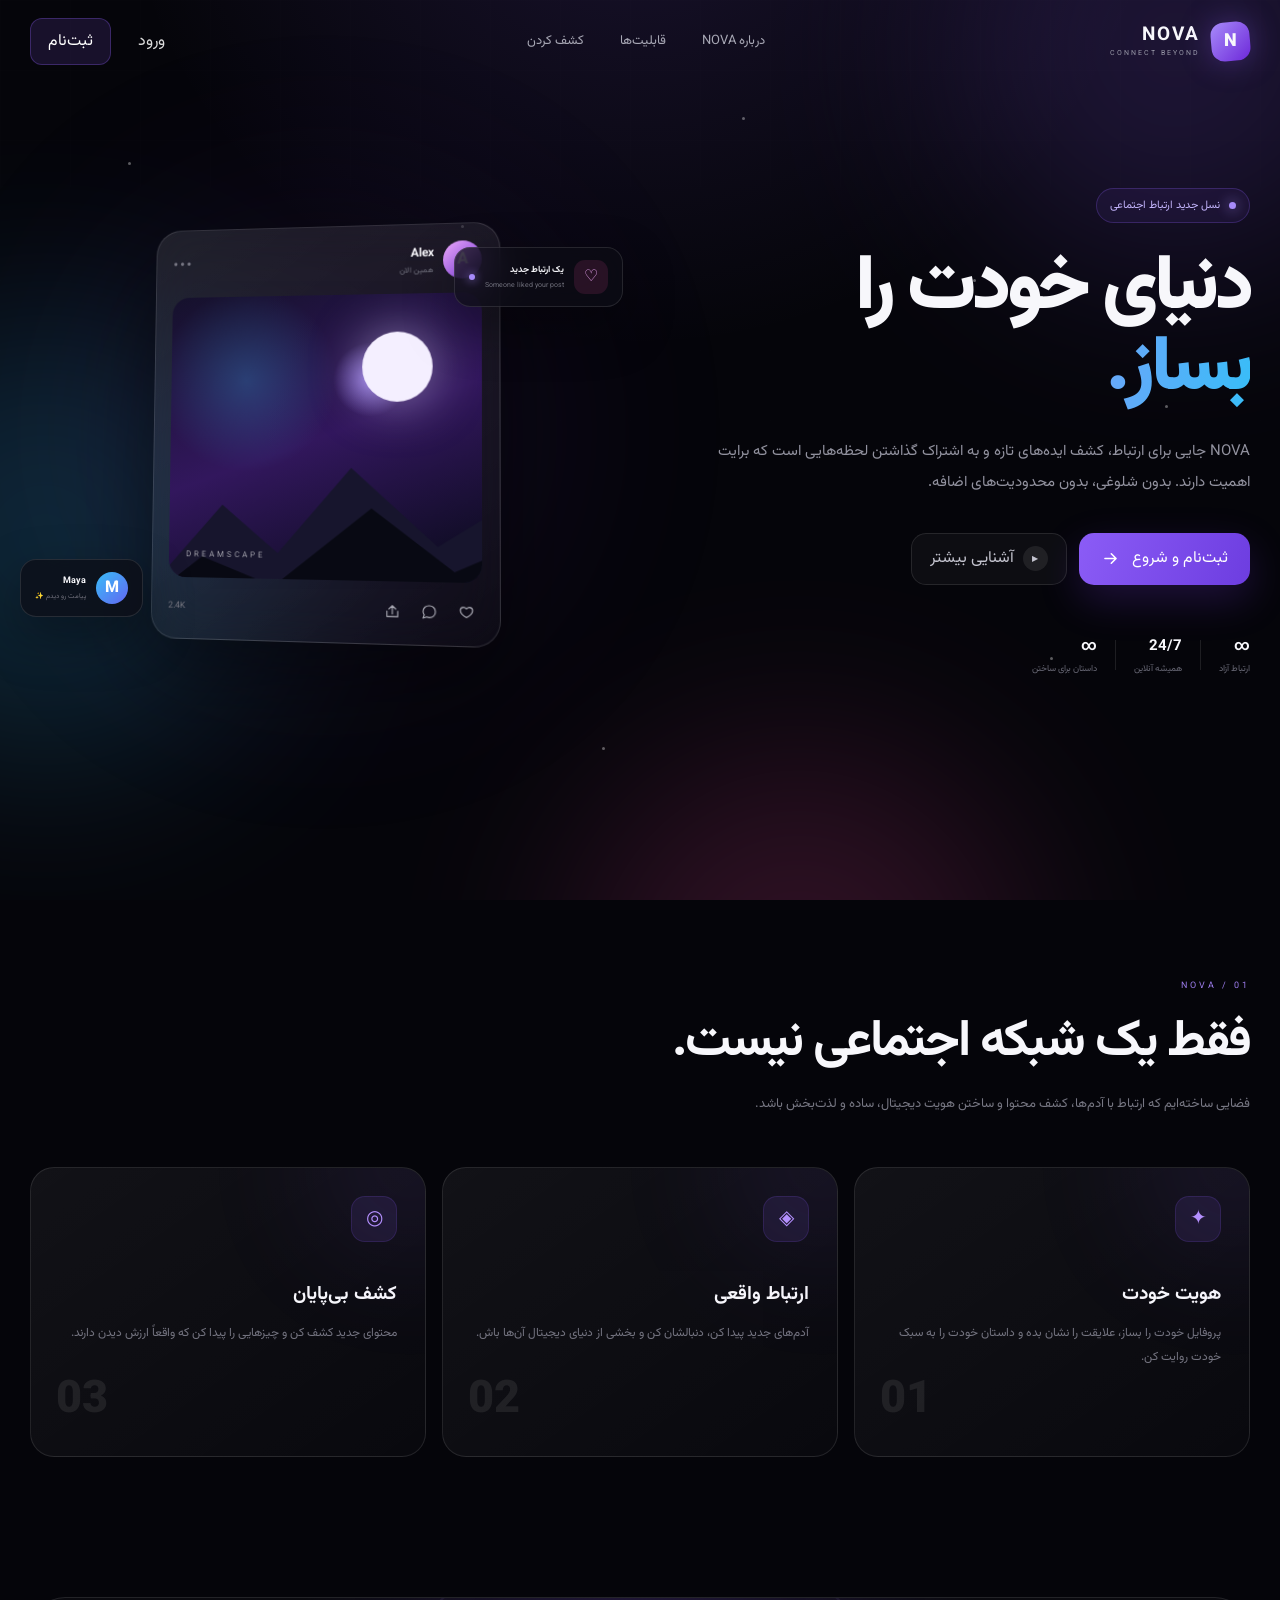
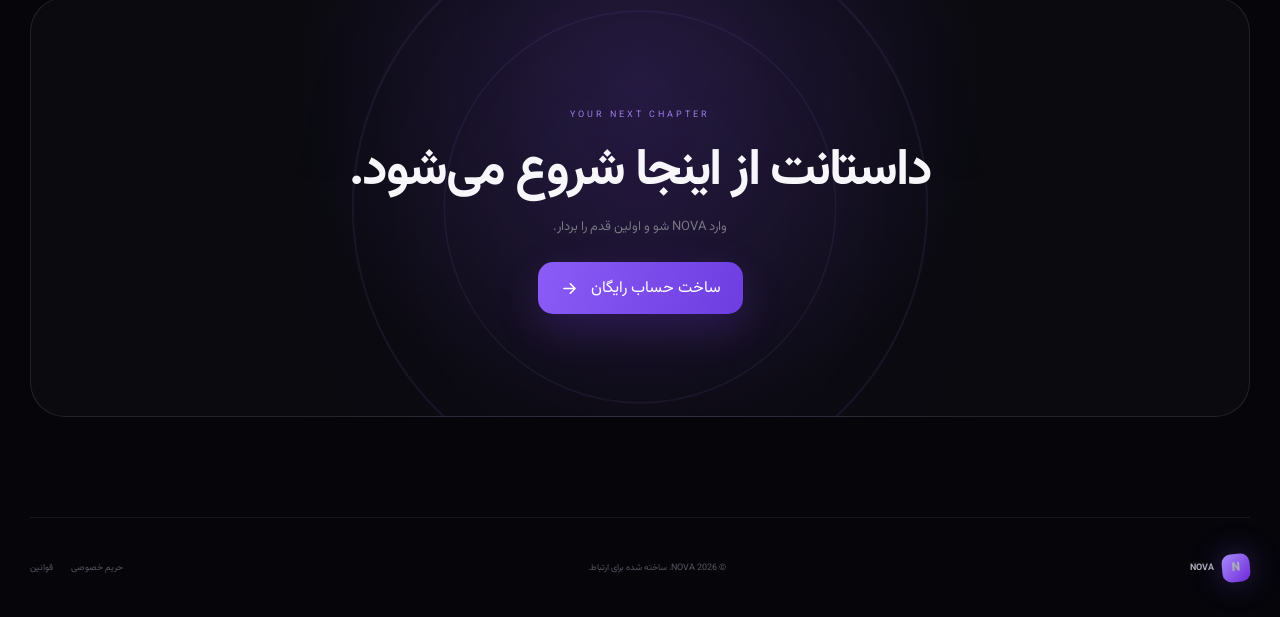
<file: index.html>
<!DOCTYPE html>
<html lang="fa" dir="rtl">
<head>
    <meta charset="UTF-8">
    <meta name="viewport" content="width=device-width, initial-scale=1.0">

    <meta name="description" content="NOVA یک شبکه اجتماعی مدرن برای ارتباط، اشتراک‌گذاری و کشف دنیای جدید است.">

    <title>NOVA — Connect Beyond</title>

    <link rel="preconnect" href="https://fonts.googleapis.com">
    <link rel="preconnect" href="https://fonts.gstatic.com" crossorigin>

    <link href="https://fonts.googleapis.com/css2?family=Vazirmatn:wght@300;400;500;600;700;800;900&display=swap" rel="stylesheet">

    <link rel="stylesheet" href="styles.css">
</head>

<body>

    <!-- Background -->
    <div class="background">
        <div class="orb orb-1"></div>
        <div class="orb orb-2"></div>
        <div class="orb orb-3"></div>

        <div class="grid"></div>

        <div class="stars">
            <span></span>
            <span></span>
            <span></span>
            <span></span>
            <span></span>
            <span></span>
            <span></span>
            <span></span>
        </div>
    </div>

    <!-- Navigation -->
    <header class="navbar">

        <a href="#" class="logo">
            <div class="logo-mark">
                <span>N</span>
            </div>

            <div class="logo-text">
                <strong>NOVA</strong>
                <small>CONNECT BEYOND</small>
            </div>
        </a>

        <nav class="nav-links">
            <a href="#about">درباره NOVA</a>
            <a href="#features">قابلیت‌ها</a>
            <a href="#discover">کشف کردن</a>
        </nav>

        <div class="nav-actions">
            <button class="login-btn" id="loginButton">
                ورود
            </button>

            <button class="nav-signup" id="signupButton">
                ثبت‌نام
            </button>
        </div>

    </header>


    <!-- Hero -->
    <main>

        <section class="hero">

            <div class="hero-content">

                <div class="badge">
                    <span class="pulse"></span>
                    نسل جدید ارتباط اجتماعی
                </div>

                <h1>
                    دنیای خودت را
                    <span>بساز.</span>
                </h1>

                <p class="hero-description">
                    NOVA جایی برای ارتباط، کشف ایده‌های تازه و به اشتراک گذاشتن
                    لحظه‌هایی است که برایت اهمیت دارند.
                    بدون شلوغی، بدون محدودیت‌های اضافه.
                </p>

                <div class="hero-buttons">

                    <button class="primary-btn" id="startButton">
                        <span>ثبت‌نام و شروع</span>

                        <svg viewBox="0 0 24 24">
                            <path d="M5 12h13M13 6l6 6-6 6"/>
                        </svg>
                    </button>

                    <button class="secondary-btn" id="exploreButton">
                        <span class="play-icon">▶</span>
                        آشنایی بیشتر
                    </button>

                </div>

                <div class="hero-meta">

                    <div class="meta-item">
                        <strong>∞</strong>
                        <span>ارتباط آزاد</span>
                    </div>

                    <div class="meta-divider"></div>

                    <div class="meta-item">
                        <strong>24/7</strong>
                        <span>همیشه آنلاین</span>
                    </div>

                    <div class="meta-divider"></div>

                    <div class="meta-item">
                        <strong>∞</strong>
                        <span>داستان برای ساختن</span>
                    </div>

                </div>

            </div>


            <!-- Floating Social Preview -->
            <div class="hero-visual">

                <div class="visual-glow"></div>

                <div class="social-card main-card">

                    <div class="card-top">

                        <div class="user-info">

                            <div class="avatar avatar-purple">
                                A
                            </div>

                            <div>
                                <strong>Alex</strong>
                                <span>همین الان</span>
                            </div>

                        </div>

                        <button class="more-btn">•••</button>

                    </div>


                    <div class="post-image">
                        <div class="image-overlay"></div>

                        <div class="mountain">
                            <div class="moon"></div>
                            <div class="mountain-back"></div>
                            <div class="mountain-front"></div>
                        </div>

                        <span class="image-label">
                            DREAMSCAPE
                        </span>
                    </div>


                    <div class="post-actions">

                        <div class="action-group">

                            <button class="icon-button heart">
                                <svg viewBox="0 0 24 24">
                                    <path d="M20.8 8.6c0 5.4-8.8 10.1-8.8 10.1S3.2 14 3.2 8.6C3.2 6 5.1 4 7.7 4c1.7 0 3.2.9 4.3 2.2C13.1 4.9 14.6 4 16.3 4c2.6 0 4.5 2 4.5 4.6Z"/>
                                </svg>
                            </button>

                            <button class="icon-button">
                                <svg viewBox="0 0 24 24">
                                    <path d="M21 11.5a8.4 8.4 0 0 1-9 8.5c-1.3 0-2.5-.3-3.6-.8L3 21l1.8-4.8A8.2 8.2 0 0 1 3 11.5 8.4 8.4 0 0 1 12 3a8.4 8.4 0 0 1 9 8.5Z"/>
                                </svg>
                            </button>

                            <button class="icon-button">
                                <svg viewBox="0 0 24 24">
                                    <path d="M4 12v8h16v-8M12 4v12M7 9l5-5 5 5"/>
                                </svg>
                            </button>

                        </div>

                        <span class="likes">
                            2.4K
                        </span>

                    </div>

                </div>


                <!-- Floating Notification -->
                <div class="floating-card notification-card">

                    <div class="notification-icon">
                        ♡
                    </div>

                    <div>
                        <strong>یک ارتباط جدید</strong>
                        <span>Someone liked your post</span>
                    </div>

                    <div class="notification-dot"></div>

                </div>


                <!-- Floating Message -->
                <div class="floating-card message-card">

                    <div class="mini-avatar">
                        M
                    </div>

                    <div>
                        <strong>Maya</strong>
                        <span>پیامت رو دیدم ✨</span>
                    </div>

                </div>

            </div>

        </section>


        <!-- About -->
        <section class="about-section" id="about">

            <div class="section-heading">

                <span class="section-label">
                    NOVA / 01
                </span>

                <h2>
                    فقط یک شبکه اجتماعی نیست.
                </h2>

                <p>
                    فضایی ساخته‌ایم که ارتباط با آدم‌ها، کشف محتوا و ساختن
                    هویت دیجیتال، ساده و لذت‌بخش باشد.
                </p>

            </div>


            <div class="feature-grid" id="features">

                <article class="feature-card">

                    <div class="feature-icon">
                        ✦
                    </div>

                    <h3>
                        هویت خودت
                    </h3>

                    <p>
                        پروفایل خودت را بساز، علایقت را نشان بده و داستان
                        خودت را به سبک خودت روایت کن.
                    </p>

                    <span class="feature-number">01</span>

                </article>


                <article class="feature-card featured">

                    <div class="feature-icon">
                        ◈
                    </div>

                    <h3>
                        ارتباط واقعی
                    </h3>

                    <p>
                        آدم‌های جدید پیدا کن، دنبالشان کن و بخشی از دنیای
                        دیجیتال آن‌ها باش.
                    </p>

                    <span class="feature-number">02</span>

                </article>


                <article class="feature-card">

                    <div class="feature-icon">
                        ◎
                    </div>

                    <h3>
                        کشف بی‌پایان
                    </h3>

                    <p>
                        محتوای جدید کشف کن و چیزهایی را پیدا کن که واقعاً
                        ارزش دیدن دارند.
                    </p>

                    <span class="feature-number">03</span>

                </article>

            </div>

        </section>


        <!-- CTA -->
        <section class="cta-section" id="discover">

            <div class="cta-glow"></div>

            <div class="cta-content">

                <span class="section-label">
                    YOUR NEXT CHAPTER
                </span>

                <h2>
                    داستانت از اینجا شروع می‌شود.
                </h2>

                <p>
                    وارد NOVA شو و اولین قدم را بردار.
                </p>

                <button class="primary-btn cta-button" id="ctaSignup">
                    ساخت حساب رایگان
                    <svg viewBox="0 0 24 24">
                        <path d="M5 12h13M13 6l6 6-6 6"/>
                    </svg>
                </button>

            </div>

        </section>

    </main>


    <!-- Footer -->
    <footer>

        <div class="footer-logo">
            <div class="logo-mark small">
                N
            </div>

            <strong>NOVA</strong>
        </div>

        <span>
            © 2026 NOVA. ساخته شده برای ارتباط.
        </span>

        <div class="footer-links">
            <a href="#">حریم خصوصی</a>
            <a href="#">قوانین</a>
        </div>

    </footer>


    <!-- Signup Modal -->
    <div class="modal" id="signupModal">

        <div class="modal-backdrop"></div>

        <div class="modal-box">

            <button class="modal-close" id="closeModal">
                ×
            </button>

            <div class="modal-logo">
                N
            </div>

            <span class="modal-label">
                WELCOME TO NOVA
            </span>

            <h2>
                آماده‌ای شروع کنی؟
            </h2>

            <p>
                حساب خودت را بساز و وارد دنیای NOVA شو.
            </p>

            
<form id="signupForm">

    <div class="input-group">

        <label for="username">
            نام کاربری
        </label>

        <input
            id="username"
            type="text"
            placeholder="@username"
            autocomplete="username"
            minlength="3"
            maxlength="30"
            required
        >

    </div>


    <div class="input-group">

        <label for="email">
            ایمیل
        </label>

        <input
            id="email"
            type="email"
            placeholder="you@example.com"
            autocomplete="email"
            required
        >

    </div>


    <div class="input-group">

        <label for="password">
            رمز عبور
        </label>

        <input
            id="password"
            type="password"
            placeholder="حداقل ۸ کاراکتر"
            autocomplete="new-password"
            minlength="8"
            required
        >

    </div>


    <div class="input-group">

        <label for="confirmPassword">
            تکرار رمز عبور
        </label>

        <input
            id="confirmPassword"
            type="password"
            placeholder="رمز عبور را دوباره وارد کنید"
            autocomplete="new-password"
            minlength="8"
            required
        >

    </div>


    <button class="primary-btn form-submit" type="submit">
        ساخت حساب
    </button>

</form>
            
            

            <small class="modal-note">
                با ساخت حساب، قوانین استفاده از NOVA را می‌پذیرید.
            </small>

        </div>

    </div>


    <!-- Login Modal -->
<div class="modal" id="loginModal">

    <div class="modal-backdrop login-backdrop"></div>

    <div class="modal-box">

        <button class="modal-close" id="closeLoginModal">
            ×
        </button>

        <div class="modal-logo">
            N
        </div>

        <span class="modal-label">
            WELCOME BACK
        </span>

        <h2>
            دوباره خوش آمدی.
        </h2>

        <p>
            وارد حساب NOVA خودت شو.
        </p>

        <form id="loginForm">

            <div class="input-group">

                <label for="loginUsername">
                    نام کاربری
                </label>

                <input
                    id="loginUsername"
                    type="text"
                    placeholder="@username"
                    autocomplete="username"
                    required
                >

            </div>


            <div class="input-group">

                <label for="loginPassword">
                    رمز عبور
                </label>

                <input
                    id="loginPassword"
                    type="password"
                    placeholder="رمز عبور"
                    autocomplete="current-password"
                    required
                >

            </div>


            <button
                class="primary-btn form-submit"
                type="submit"
            >
                ورود به NOVA
            </button>

        </form>

        <small class="modal-note">
            هنوز حساب نداری؟ می‌تونی همین حالا ثبت‌نام کنی.
        </small>

    </div>

</div>


    <script src="script.js"></script>

</body>
</html>
</file>
<file: styles.css>
:root {
    --bg: #05050a;
    --bg-soft: #0a0a12;
    --surface: rgba(255,255,255,.055);
    --surface-hover: rgba(255,255,255,.085);
    --border: rgba(255,255,255,.10);
    --text: #f7f7fb;
    --muted: #9a9aa9;
    --purple: #8b5cf6;
    --purple-light: #b794ff;
    --blue: #38bdf8;
    --pink: #ec4899;
    --radius: 24px;
}

* {
    margin: 0;
    padding: 0;
    box-sizing: border-box;
}

html {
    scroll-behavior: smooth;
}

body {
    min-height: 100vh;
    background: var(--bg);
    color: var(--text);
    font-family: "Vazirmatn", sans-serif;
    overflow-x: hidden;
}

button,
input {
    font: inherit;
}

button {
    border: 0;
    cursor: pointer;
}

a {
    color: inherit;
    text-decoration: none;
}


/* Background */

.background {
    position: fixed;
    inset: 0;
    overflow: hidden;
    pointer-events: none;
    z-index: -1;
    background:
        radial-gradient(
            circle at 50% -20%,
            rgba(139,92,246,.16),
            transparent 42%
        ),
        var(--bg);
}

.grid {
    position: absolute;
    inset: 0;
    opacity: .16;
    background-image:
        linear-gradient(
            rgba(255,255,255,.035) 1px,
            transparent 1px
        ),
        linear-gradient(
            90deg,
            rgba(255,255,255,.035) 1px,
            transparent 1px
        );
    background-size: 70px 70px;

    mask-image: linear-gradient(
        to bottom,
        black,
        transparent 75%
    );
}

.orb {
    position: absolute;
    width: 450px;
    height: 450px;
    border-radius: 50%;
    filter: blur(100px);
    opacity: .18;
    animation: floatOrb 12s ease-in-out infinite alternate;
}

.orb-1 {
    background: var(--purple);
    top: -180px;
    right: -120px;
}

.orb-2 {
    background: var(--blue);
    left: -180px;
    top: 35%;
    animation-delay: -4s;
}

.orb-3 {
    background: var(--pink);
    right: 20%;
    bottom: -300px;
    animation-delay: -8s;
}

@keyframes floatOrb {
    from {
        transform: translate3d(0,0,0) scale(1);
    }

    to {
        transform: translate3d(40px,-30px,0) scale(1.12);
    }
}


/* Stars */

.stars span {
    position: absolute;
    width: 3px;
    height: 3px;
    border-radius: 50%;
    background: white;
    opacity: .35;
    animation: twinkle 3s infinite alternate;
}

.stars span:nth-child(1) {
    top: 18%;
    left: 10%;
}

.stars span:nth-child(2) {
    top: 31%;
    left: 76%;
}

.stars span:nth-child(3) {
    top: 13%;
    left: 58%;
}

.stars span:nth-child(4) {
    top: 65%;
    left: 18%;
}

.stars span:nth-child(5) {
    top: 73%;
    left: 82%;
}

.stars span:nth-child(6) {
    top: 45%;
    left: 91%;
}

.stars span:nth-child(7) {
    top: 83%;
    left: 47%;
}

.stars span:nth-child(8) {
    top: 25%;
    left: 36%;
}

@keyframes twinkle {
    from {
        opacity: .1;
        transform: scale(.7);
    }

    to {
        opacity: .7;
        transform: scale(1.5);
    }
}


/* Navbar */

.navbar {
    width: min(1220px, calc(100% - 48px));
    height: 82px;
    margin: 0 auto;

    display: flex;
    align-items: center;
    justify-content: space-between;

    position: relative;
    z-index: 10;
}

.logo {
    display: flex;
    align-items: center;
    gap: 11px;
}

.logo-mark {
    width: 39px;
    height: 39px;
    display: grid;
    place-items: center;
    border-radius: 13px;

    background:
        linear-gradient(
            135deg,
            #a78bfa,
            #6d28d9
        );

    box-shadow:
        0 0 30px rgba(139,92,246,.35);

    font-size: 18px;
    font-weight: 900;
    transform: rotate(-5deg);
}

.logo-mark span {
    transform: rotate(5deg);
}

.logo-text {
    display: flex;
    flex-direction: column;
    line-height: 1;
}

.logo-text strong {
    font-size: 19px;
    letter-spacing: 2px;
}

.logo-text small {
    margin-top: 5px;
    font-size: 7px;
    letter-spacing: 2px;
    color: var(--muted);
    direction: ltr;
}

.nav-links {
    display: flex;
    gap: 36px;
    color: #a8a8b5;
    font-size: 13px;
}

.nav-links a {
    transition: .25s ease;
}

.nav-links a:hover {
    color: white;
}

.nav-actions {
    display: flex;
    align-items: center;
    gap: 10px;
}

.login-btn,
.nav-signup {
    padding: 10px 17px;
    border-radius: 12px;
    color: #ddd;
    background: transparent;
    transition: .25s ease;
}

.login-btn:hover {
    background: var(--surface);
}

.nav-signup {
    color: white;
    background: rgba(139,92,246,.14);
    border: 1px solid rgba(139,92,246,.3);
}

.nav-signup:hover {
    background: rgba(139,92,246,.25);
}


/* Hero */

.hero {
    width: min(1220px, calc(100% - 48px));
    min-height: 700px;
    margin: 0 auto;

    display: grid;
    grid-template-columns: 1fr 1fr;
    align-items: center;
    gap: 50px;
}

.hero-content {
    position: relative;
    z-index: 2;
}

.badge {
    width: fit-content;
    display: flex;
    align-items: center;
    gap: 9px;

    padding: 8px 13px;
    margin-bottom: 26px;

    border: 1px solid rgba(139,92,246,.25);
    background: rgba(139,92,246,.07);
    border-radius: 100px;

    color: #c4b5fd;
    font-size: 11px;
}

.pulse {
    width: 7px;
    height: 7px;
    border-radius: 50%;
    background: #a78bfa;
    box-shadow: 0 0 14px #a78bfa;
    animation: pulse 1.7s infinite;
}

@keyframes pulse {
    50% {
        transform: scale(1.7);
        opacity: .45;
    }
}

.hero h1 {
    max-width: 620px;
    font-size: clamp(48px, 6vw, 82px);
    line-height: 1.05;
    letter-spacing: -4px;
    font-weight: 900;
}

.hero h1 span {
    display: block;

    background:
        linear-gradient(
            100deg,
            #fff,
            #a78bfa 42%,
            #38bdf8
        );

    -webkit-background-clip: text;
    background-clip: text;
    color: transparent;
}

.hero-description {
    max-width: 570px;
    margin-top: 25px;

    color: #92929f;
    font-size: 15px;
    line-height: 2.1;
}

.hero-buttons {
    display: flex;
    align-items: center;
    gap: 12px;
    margin-top: 34px;
}

.primary-btn {
    min-height: 52px;
    padding: 0 22px;

    display: inline-flex;
    align-items: center;
    justify-content: center;
    gap: 12px;

    border-radius: 15px;

    color: white;

    background:
        linear-gradient(
            110deg,
            #8b5cf6,
            #6d3de0
        );

    box-shadow:
        0 15px 40px rgba(124,58,237,.22);

    transition:
        transform .25s ease,
        box-shadow .25s ease;
}

.primary-btn svg {
    width: 19px;
    height: 19px;
    fill: none;
    stroke: currentColor;
    stroke-width: 2;
    stroke-linecap: round;
    stroke-linejoin: round;
    transition: transform .25s ease;
}

.primary-btn:hover {
    transform: translateY(-3px);
    box-shadow:
        0 20px 50px rgba(124,58,237,.35);
}

.primary-btn:hover svg {
    transform: translateX(-4px);
}

.secondary-btn {
    height: 52px;
    padding: 0 18px;

    display: flex;
    align-items: center;
    gap: 9px;

    border-radius: 15px;
    border: 1px solid var(--border);

    color: #c4c4cf;
    background: rgba(255,255,255,.035);

    transition: .25s ease;
}

.secondary-btn:hover {
    background: rgba(255,255,255,.07);
    border-color: rgba(255,255,255,.17);
}

.play-icon {
    width: 25px;
    height: 25px;
    display: grid;
    place-items: center;

    border-radius: 50%;
    background: rgba(255,255,255,.08);

    font-size: 8px;
    padding-right: 1px;
}

.hero-meta {
    display: flex;
    align-items: center;
    gap: 18px;
    margin-top: 50px;
}

.meta-item {
    display: flex;
    flex-direction: column;
    gap: 4px;
}

.meta-item strong {
    font-size: 15px;
}

.meta-item span {
    font-size: 9px;
    color: #686875;
}

.meta-divider {
    width: 1px;
    height: 30px;
    background: rgba(255,255,255,.1);
}


/* Hero visual */

.hero-visual {
    height: 580px;
    position: relative;
    display: grid;
    place-items: center;
}

.visual-glow {
    position: absolute;
    width: 390px;
    height: 390px;
    border-radius: 50%;
    background: #7c3aed;
    filter: blur(130px);
    opacity: .13;
}

.social-card {
    position: relative;
    width: 350px;
    padding: 17px;

    border: 1px solid rgba(255,255,255,.13);
    border-radius: 26px;

    background:
        linear-gradient(
            145deg,
            rgba(255,255,255,.09),
            rgba(255,255,255,.025)
        );

    backdrop-filter: blur(25px);

    box-shadow:
        0 35px 90px rgba(0,0,0,.5);

    transform:
        perspective(1000px)
        rotateY(-8deg)
        rotateX(3deg);

    animation: cardFloat 6s ease-in-out infinite;
}

@keyframes cardFloat {
    0%,100% {
        transform:
            perspective(1000px)
            rotateY(-8deg)
            rotateX(3deg)
            translateY(0);
    }

    50% {
        transform:
            perspective(1000px)
            rotateY(-6deg)
            rotateX(2deg)
            translateY(-13px);
    }
}

.card-top {
    display: flex;
    align-items: center;
    justify-content: space-between;
    margin-bottom: 14px;
}

.user-info {
    display: flex;
    align-items: center;
    gap: 9px;
}

.avatar,
.mini-avatar {
    display: grid;
    place-items: center;
    border-radius: 50%;
    font-weight: 800;
}

.avatar {
    width: 38px;
    height: 38px;
}

.avatar-purple {
    background:
        linear-gradient(
            135deg,
            #f0abfc,
            #7c3aed
        );
}

.user-info strong,
.user-info span {
    display: block;
}

.user-info strong {
    font-size: 12px;
}

.user-info span {
    color: #747480;
    font-size: 8px;
    margin-top: 2px;
}

.more-btn {
    color: #777783;
    background: transparent;
    letter-spacing: 2px;
}

.post-image {
    position: relative;
    height: 285px;
    overflow: hidden;
    border-radius: 18px;

    background:
        radial-gradient(
            circle at 65% 30%,
            rgba(167,139,250,.8),
            transparent 13%
        ),
        linear-gradient(
            160deg,
            #15112c,
            #32175d 50%,
            #080a18
        );
}

.image-overlay {
    position: absolute;
    inset: 0;

    background:
        radial-gradient(
            circle at 25% 30%,
            rgba(56,189,248,.25),
            transparent 30%
        );
}

.moon {
    position: absolute;
    width: 70px;
    height: 70px;
    top: 38px;
    right: 48px;

    border-radius: 50%;
    background: #f4efff;

    box-shadow:
        0 0 50px rgba(220,210,255,.55);
}

.mountain {
    position: absolute;
    inset: 0;
    overflow: hidden;
}

.mountain-back {
    position: absolute;
    width: 130%;
    height: 60%;
    bottom: -15%;
    left: -15%;

    background: #17152d;
    clip-path: polygon(
        0 100%,
        25% 32%,
        39% 60%,
        57% 10%,
        78% 55%,
        100% 22%,
        100% 100%
    );
}

.mountain-front {
    position: absolute;
    width: 130%;
    height: 50%;
    bottom: -15%;
    left: -15%;

    background: #080913;
    clip-path: polygon(
        0 100%,
        20% 55%,
        38% 75%,
        62% 20%,
        82% 63%,
        100% 40%,
        100% 100%
    );
}

.image-label {
    position: absolute;
    left: 18px;
    bottom: 17px;

    font-size: 8px;
    letter-spacing: 3px;
    color: rgba(255,255,255,.6);
}

.post-actions {
    display: flex;
    align-items: center;
    justify-content: space-between;
    margin-top: 14px;
}

.action-group {
    display: flex;
    gap: 6px;
}

.icon-button {
    width: 30px;
    height: 30px;
    display: grid;
    place-items: center;

    border-radius: 10px;
    background: transparent;
    color: #a6a6b1;

    transition: .2s ease;
}

.icon-button:hover {
    background: rgba(255,255,255,.08);
    color: white;
}

.icon-button svg {
    width: 16px;
    height: 16px;
    fill: none;
    stroke: currentColor;
    stroke-width: 1.7;
    stroke-linecap: round;
    stroke-linejoin: round;
}

.heart:hover {
    color: #f472b6;
}

.likes {
    color: #777782;
    font-size: 9px;
}


/* Floating cards */

.floating-card {
    position: absolute;

    display: flex;
    align-items: center;
    gap: 10px;

    padding: 12px 14px;

    border-radius: 16px;
    border: 1px solid rgba(255,255,255,.11);

    background: rgba(13,13,22,.72);
    backdrop-filter: blur(20px);

    box-shadow:
        0 20px 50px rgba(0,0,0,.35);

    animation: floating 5s ease-in-out infinite;
}

@keyframes floating {
    50% {
        transform: translateY(-10px);
    }
}

.notification-card {
    top: 105px;
    right: -8px;
}

.message-card {
    bottom: 105px;
    left: -10px;
    animation-delay: -2s;
}

.notification-icon {
    width: 34px;
    height: 34px;
    display: grid;
    place-items: center;

    border-radius: 11px;
    color: #f0abfc;
    background: rgba(236,72,153,.13);
}

.floating-card strong,
.floating-card span {
    display: block;
}

.floating-card strong {
    font-size: 9px;
}

.floating-card span {
    margin-top: 3px;
    color: #71717d;
    font-size: 7px;
}

.notification-dot {
    width: 6px;
    height: 6px;
    border-radius: 50%;
    background: #a78bfa;
    box-shadow: 0 0 10px #a78bfa;
}

.mini-avatar {
    width: 32px;
    height: 32px;
    color: white;
    background:
        linear-gradient(
            135deg,
            #38bdf8,
            #6366f1
        );
}


/* About */

.about-section {
    width: min(1220px, calc(100% - 48px));
    margin: 80px auto 0;
    padding: 110px 0;
}

.section-heading {
    max-width: 650px;
    margin-bottom: 50px;
}

.section-label {
    color: #9b7bea;
    font-size: 9px;
    letter-spacing: 3px;
    direction: ltr;
}

.section-heading h2,
.cta-content h2 {
    margin-top: 15px;
    font-size: clamp(32px, 4vw, 54px);
    line-height: 1.2;
    letter-spacing: -2px;
}

.section-heading p {
    margin-top: 18px;
    color: #777783;
    font-size: 13px;
    line-height: 2;
}

.feature-grid {
    display: grid;
    grid-template-columns: repeat(3,1fr);
    gap: 16px;
}

.feature-card {
    position: relative;
    min-height: 290px;
    padding: 28px;

    overflow: hidden;

    border-radius: var(--radius);
    border: 1px solid var(--border);

    background:
        linear-gradient(
            145deg,
            rgba(255,255,255,.055),
            rgba(255,255,255,.018)
        );

    transition:
        transform .3s ease,
        border-color .3s ease,
        background .3s ease;
}

.feature-card::before {
    content: "";
    position: absolute;
    width: 170px;
    height: 170px;
    border-radius: 50%;
    top: -90px;
    right: -70px;
    background: #8b5cf6;
    filter: blur(70px);
    opacity: .13;
}

.feature-card:hover {
    transform: translateY(-8px);
    border-color: rgba(167,139,250,.3);
    background: var(--surface-hover);
}

.feature-icon {
    width: 46px;
    height: 46px;

    display: grid;
    place-items: center;

    border-radius: 14px;
    background: rgba(139,92,246,.11);
    border: 1px solid rgba(139,92,246,.17);

    color: #b794ff;
    font-size: 20px;
}

.feature-card h3 {
    margin-top: 38px;
    font-size: 19px;
}

.feature-card p {
    margin-top: 12px;
    color: #747480;
    font-size: 12px;
    line-height: 2;
}

.feature-number {
    position: absolute;
    bottom: 20px;
    left: 25px;

    color: rgba(255,255,255,.08);
    font-size: 45px;
    font-weight: 900;
}


/* CTA */

.cta-section {
    width: min(1220px, calc(100% - 48px));
    min-height: 420px;
    margin: 30px auto 100px;

    position: relative;
    overflow: hidden;

    display: grid;
    place-items: center;

    border-radius: 35px;
    border: 1px solid rgba(255,255,255,.1);

    background:
        radial-gradient(
            circle at 50% 20%,
            rgba(139,92,246,.18),
            transparent 50%
        ),
        rgba(255,255,255,.025);
}

.cta-section::before,
.cta-section::after {
    content: "";
    position: absolute;
    width: 260px;
    height: 260px;
    border-radius: 50%;
    border: 1px solid rgba(167,139,250,.08);
}

.cta-section::before {
    transform: scale(1.5);
}

.cta-section::after {
    transform: scale(2.2);
}

.cta-glow {
    position: absolute;
    width: 250px;
    height: 250px;
    background: #7c3aed;
    filter: blur(130px);
    opacity: .15;
}

.cta-content {
    position: relative;
    z-index: 2;
    text-align: center;
}

.cta-content p {
    margin: 15px 0 25px;
    color: #777783;
    font-size: 13px;
}

.cta-button {
    margin: auto;
}


/* Footer */

footer {
    width: min(1220px, calc(100% - 48px));
    min-height: 100px;
    margin: auto;

    display: flex;
    align-items: center;
    justify-content: space-between;

    border-top: 1px solid rgba(255,255,255,.07);

    color: #555560;
    font-size: 9px;
}

.footer-logo {
    display: flex;
    align-items: center;
    gap: 8px;
    color: #aaaab5;
}

.logo-mark.small {
    width: 28px;
    height: 28px;
    border-radius: 9px;
    font-size: 12px;
}

.footer-links {
    display: flex;
    gap: 18px;
}

.footer-links a:hover {
    color: white;
}


/* Modal */

.modal {
    position: fixed;
    inset: 0;
    z-index: 100;

    display: flex;
    align-items: center;
    justify-content: center;

    padding: 20px;

    opacity: 0;
    visibility: hidden;
    transition: .3s ease;
}

.modal.active {
    opacity: 1;
    visibility: visible;
}

.modal-backdrop {
    position: absolute;
    inset: 0;
    background: rgba(0,0,0,.72);
    backdrop-filter: blur(15px);
}

.modal-box {
    width: min(430px,100%);
    position: relative;
    z-index: 2;

    padding: 35px;

    border: 1px solid rgba(255,255,255,.12);
    border-radius: 27px;

    background:
        linear-gradient(
            145deg,
            rgba(24,23,36,.96),
            rgba(10,10,17,.97)
        );

    box-shadow:
        0 40px 100px rgba(0,0,0,.65);

    transform: translateY(20px) scale(.97);
    transition: .3s ease;
}

.modal.active .modal-box {
    transform: translateY(0) scale(1);
}

.modal-close {
    position: absolute;
    top: 17px;
    left: 17px;

    width: 32px;
    height: 32px;

    border-radius: 10px;
    background: rgba(255,255,255,.05);
    color: #8a8a96;

    font-size: 22px;
}

.modal-logo {
    width: 48px;
    height: 48px;
    display: grid;
    place-items: center;

    border-radius: 15px;

    background: linear-gradient(
        135deg,
        #a78bfa,
        #6d28d9
    );

    font-weight: 900;
    font-size: 21px;

    box-shadow:
        0 15px 35px rgba(124,58,237,.3);
}

.modal-label {
    display: block;
    margin-top: 23px;

    color: #9273dd;
    font-size: 8px;
    letter-spacing: 3px;
    direction: ltr;
}

.modal-box h2 {
    margin-top: 8px;
    font-size: 27px;
}

.modal-box > p {
    margin-top: 8px;
    color: #777783;
    font-size: 11px;
}

#signupForm {
    margin-top: 25px;
}

.input-group {
    margin-bottom: 15px;
}

.input-group label {
    display: block;
    margin-bottom: 7px;

    color: #9b9ba7;
    font-size: 10px;
}

.input-group input {
    width: 100%;
    height: 48px;

    border: 1px solid rgba(255,255,255,.09);
    border-radius: 13px;
    outline: none;

    background: rgba(255,255,255,.045);
    color: white;

    padding: 0 14px;

    direction: ltr;
    transition: .25s ease;
}

.input-group input::placeholder {
    color: #555560;
}

.input-group input:focus {
    border-color: rgba(139,92,246,.6);
    box-shadow: 0 0 0 3px rgba(139,92,246,.08);
}

.form-submit {
    width: 100%;
    margin-top: 7px;
}

.modal-note {
    display: block;
    margin-top: 15px;
    text-align: center;

    color: #555560;
    font-size: 8px;
    line-height: 1.8;
}


/* Responsive */

@media (max-width: 900px) {

    .nav-links {
        display: none;
    }

    .hero {
        grid-template-columns: 1fr;
        padding-top: 60px;
        text-align: center;
    }

    .hero-content {
        display: flex;
        flex-direction: column;
        align-items: center;
    }

    .hero h1 {
        letter-spacing: -2px;
    }

    .hero-description {
        max-width: 600px;
    }

    .hero-visual {
        height: 540px;
    }

    .feature-grid {
        grid-template-columns: 1fr;
    }

}

@media (max-width: 600px) {

    .navbar,
    .hero,
    .about-section,
    .cta-section,
    footer {
        width: min(100% - 28px, 1220px);
    }

    .navbar {
        height: 70px;
    }

    .logo-text {
        display: none;
    }

    .login-btn {
        display: none;
    }

    .hero {
        min-height: auto;
        padding-top: 55px;
    }

    .hero h1 {
        font-size: 48px;
    }

    .hero-description {
        font-size: 13px;
    }

    .hero-buttons {
        flex-direction: column;
        width: 100%;
    }

    .primary-btn,
    .secondary-btn {
        width: 100%;
    }

    .hero-meta {
        gap: 10px;
    }

    .meta-divider {
        height: 25px;
    }

    .hero-visual {
        transform: scale(.87);
        margin: -30px -35px;
    }

    .notification-card {
        right: -15px;
    }

    .message-card {
        left: -15px;
    }

    .about-section {
        padding-top: 80px;
    }

    .section-heading h2,
    .cta-content h2 {
        font-size: 35px;
    }

    footer {
        flex-direction: column;
        gap: 20px;
        padding: 30px 0;
        text-align: center;
    }

    .modal-box {
        padding: 28px 22px;
    }
}


/* =========================
   LOGIN MODAL
========================= */

#loginModal {
    z-index: 110;
}

#loginModal .modal-box {
    animation: loginModalGlow 5s ease-in-out infinite alternate;
}

@keyframes loginModalGlow {

    from {
        box-shadow:
            0 40px 100px rgba(0, 0, 0, .65),
            0 0 0 rgba(139, 92, 246, 0);
    }

    to {
        box-shadow:
            0 40px 100px rgba(0, 0, 0, .65),
            0 0 60px rgba(139, 92, 246, .08);
    }

}


#loginForm {
    margin-top: 25px;
}


#loginForm .form-submit {
    margin-top: 7px;
}


#loginModal .modal-close:hover {
    color: white;
    background: rgba(255, 255, 255, .09);
}
</file>
